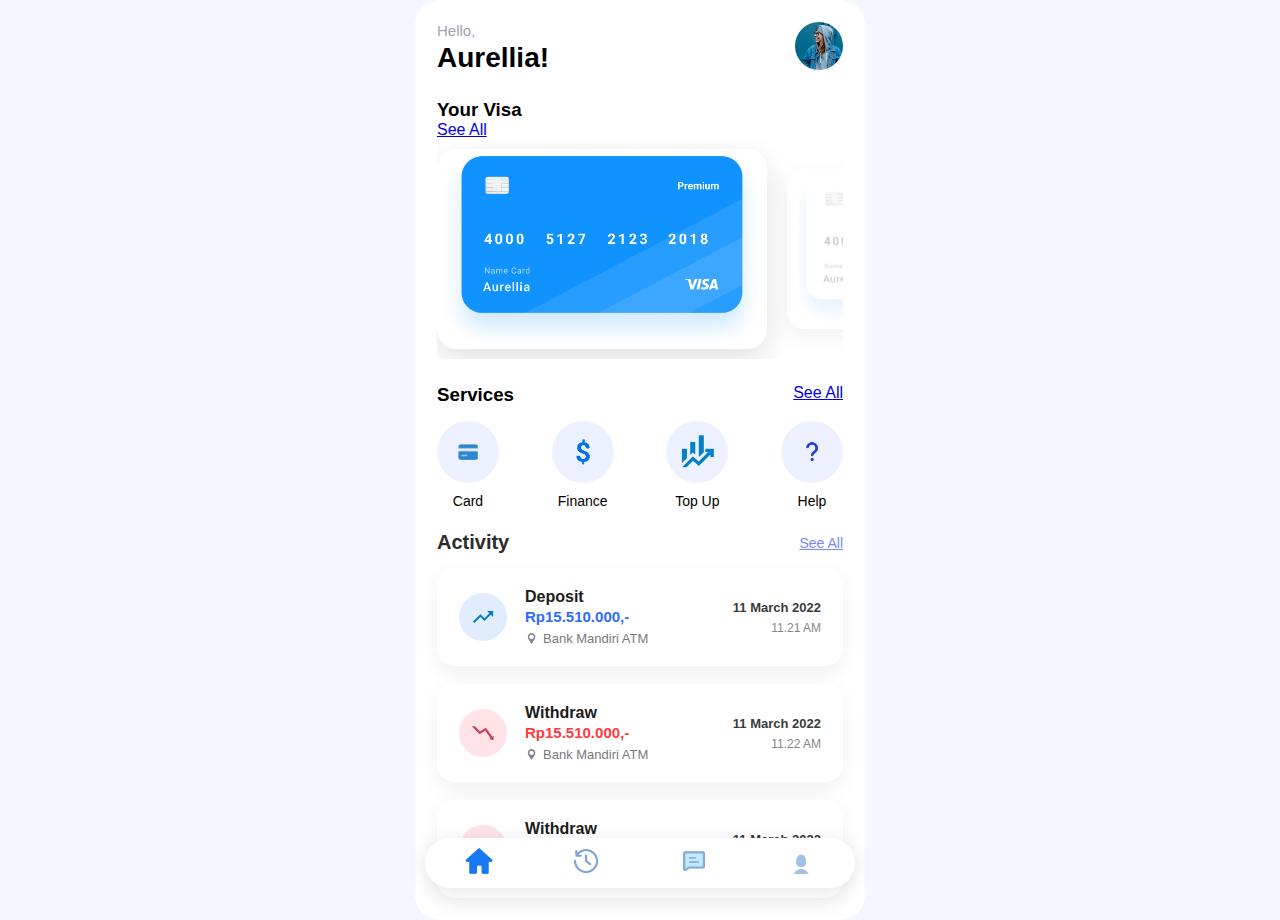
<file: index.html>
<!DOCTYPE html>
<html lang="en">
  <head>
    <meta charset="UTF-8" />
    <meta name="viewport" content="width=device-width, initial-scale=1.0" />
    <title>Dashboard - Aurellia</title>

    <link rel="stylesheet" href="style.css" />
    <script src="https://code.jquery.com/jquery-3.6.0.min.js"></script>
  </head>

  <body>
    <div class="screen">
      <!-- HEADER -->
      <header class="header">
        <div>
          <p class="small-text">Hello,</p>
          <h2 class="name">Aurellia!</h2>
        </div>

        <div class="profile">
          <img src="assets/profile.png" alt="Profile" />
        </div>
      </header>

      <!-- VISA SECTION -->
      <section class="visa-section">
        <div class="visa-title">
          <h3>Your Visa</h3>
          <a href="#">See All</a>
        </div>

        <div class="visa-scroll">
          <div class="visa-card">
            <img src="assets/card.png" class="visa-img" alt="Visa Card" />
          </div>

          <div class="visa-card small">
            <img src="assets/card2.png" class="visa-img" alt="Visa Card" />
          </div>
        </div>
      </section>

      <!-- SERVICES -->
      <section class="services-section">
        <div class="services-header">
          <h3>Services</h3>
          <a href="#">See All</a>
        </div>

        <div class="services">
          <div class="service">
            <div class="service-icon"><img src="assets/cardicon.png" /></div>
            <p>Card</p>
          </div>

          <div class="service">
            <div class="service-icon">
              <img src="assets/dolaricon.png" />
            </div>
            <p>Finance</p>
          </div>

          <div class="service">
            <div class="service-icon"><img src="assets/topupicon.png" /></div>
            <p>Top Up</p>
          </div>

          <div class="service">
            <div class="service-icon"><img src="assets/helpicon.png" /></div>
            <p>Help</p>
          </div>
        </div>
      </section>

      <!-- ACTIVITY -->
      <section class="activity-section">
        <div class="activity-header">
          <h4>Activity</h4>
          <a href="#">See All</a>
        </div>

        <div id="activity-list" class="activity-list"></div>
      </section>
    </div>

    <div class="app-container">
      <!-- semua konten kamu -->
      <div id="activity-list"></div>

      <!-- bottom nav -->
      <nav class="bottom-nav">
        <a class="nav-item active" data-page="home">
          <img src="assets/home.png" class="nav-icon" />
        </a>
        <a class="nav-item" data-page="history">
          <img src="assets/time.png" class="nav-icon" />
        </a>
        <a class="nav-item" data-page="chat">
          <img src="assets/message.png" class="nav-icon" />
        </a>
        <a class="nav-item" data-page="profile">
          <img src="assets/profil.png" class="nav-icon" />
        </a>
      </nav>
    </div>

    <script src="script.js"></script>
  </body>
</html>
</file>
<file: style.css>
/* reset */
.main-content {
  padding-bottom: 110px; /* agar content tidak ketimpa tombol */
}

* {
  margin: 0;
  padding: 0;
  box-sizing: border-box;
  font-family: "Inter", sans-serif;
}

body {
  background: #f4f7ff;
}

/* layout layar */
.screen {
  width: 100%;
  max-width: 450px;
  margin: auto;
  padding: 22px;
  background: #fff;
  border-radius: 25px;
}

/* ========================= HEADER ========================= */
.header {
  display: flex;
  justify-content: space-between;
  align-items: center;
  margin-bottom: 25px;
}

.small-text {
  font-size: 15px;
  color: #a0a3b0;
}

.name {
  font-size: 28px;
  font-weight: 700;
  margin-top: 3px;
}

.profile img {
  width: 48px;
  height: 48px;
  border-radius: 50%;
  object-fit: cover;
}

/* ========================= VISA CARD ========================= */

/* container scroll */
.visa-scroll {
  display: flex;
  gap: 20px;
  overflow-x: auto;
  padding: 10px 2px;
  scroll-snap-type: x mandatory;
}

.visa-scroll::-webkit-scrollbar {
  display: none;
}

/* kartu utama */
.visa-card {
  min-width: 330px;
  height: 200px;
  border-radius: 20px;
  overflow: hidden;
  flex-shrink: 0;
  scroll-snap-align: start;
  box-shadow: 0 10px 30px rgba(0, 0, 0, 0.12);
}

.visa-card img {
  width: 100%;
  height: 100%;
  object-fit: cover; /* biar GAK ketarik */
  display: block;
}

/* kartu kecil di belakang */
.visa-card.small {
  min-width: 260px; /* sedikit lebih kecil */
  height: 160px; /* proporsional */
  border-radius: 18px;
  opacity: 0.55; /* efek jauh */
  transform: translateY(20px); /* sedikit turun biar tampak belakang */
  box-shadow: 0 8px 25px rgba(0, 0, 0, 0.1);
}

/* ========================= SERVICES ========================= */
.services-header {
  display: flex;
  justify-content: space-between;
  margin: 25px 0 15px;
}

.services {
  display: flex;
  justify-content: space-between;
}

.service {
  text-align: center;
}

.service-icon {
  width: 62px;
  height: 62px;
  border-radius: 50%;
  background: rgba(135, 159, 255, 0.15);
  display: flex;
  justify-content: center;
  align-items: center;
  margin: auto;
}

.service-icon img {
  width: 40px;
}

.service p {
  margin-top: 10px;
  font-size: 14px;
  font-weight: 500;
}
/* ========================= ACTIVITY ========================= */

.activity-header {
  display: flex;
  justify-content: space-between;
  align-items: center;
  margin: 22px 0 14px;
}

.activity-header h4 {
  font-size: 20px;
  font-weight: 700;
  color: #2b2b2b;
}

.activity-header a {
  font-size: 14px;
  font-weight: 500;
  color: #7b89f7;
}

/* LIST */
.activity-list {
  display: flex;
  flex-direction: column;
  gap: 18px;
}

/* ====== CARD ====== */
.activity-item {
  background: #ffffff;
  border-radius: 18px;
  padding: 20px 22px;
  display: flex;
  justify-content: space-between;
  align-items: center;

  /* iOS Shadow */
  box-shadow: 0 8px 22px rgba(0, 0, 0, 0.06);
}

/* ====== LEFT SIDE ====== */
.activity-left {
  display: flex;
  align-items: center;
  gap: 18px;
}

/* Bulat icon */
.activity-icon {
  width: 48px;
  height: 48px;
  border-radius: 50%;
  display: flex;
  justify-content: center;
  align-items: center;
}

.activity-icon img {
  width: 24px;
}

/* Soft blue = deposit */
.activity-icon.blue {
  background: rgba(55, 125, 255, 0.15);
}

/* Soft red = withdraw */
.activity-icon.red {
  background: rgba(255, 70, 90, 0.15);
}

/* ====== LEFT TEXT ====== */
.activity-info h5 {
  font-size: 16px;
  font-weight: 600;
  color: #1b1b1b;
  margin-bottom: 2px;
}

/* Amount text */
.amount-blue {
  color: #2f6bff;
  font-size: 15px;
  font-weight: 600;
}

.amount-red {
  color: #ff3b3b;
  font-size: 15px;
  font-weight: 600;
}

/* Location */
.activity-info .location {
  margin-top: 6px;
  font-size: 13px;
  color: #7a7a7a;
  display: flex;
  align-items: center;
  gap: 5px;
}

.location img {
  width: 13px;
  opacity: 0.85;
}

/* ====== RIGHT SIDE ====== */
.activity-right {
  text-align: right;
}

.activity-right .date {
  font-size: 13px;
  font-weight: 600;
  color: #3b3b3b;
}

.activity-right .time {
  font-size: 12px;
  margin-top: 6px;
  color: #868686;
}

.bottom-nav {
  position: fixed;
  bottom: 12px;
  left: 50%;
  transform: translateX(-50%);

  width: 92%;
  max-width: 430px;

  background: #fff !important; 
  border-radius: 26px;
  padding: 10px 0;

  display: flex;
  justify-content: space-around;

  box-shadow: 0 4px 20px rgba(0,0,0,0.10);

  z-index: 9999;
  backdrop-filter: none !important;
  -webkit-backdrop-filter: none !important;
}

.nav-item {
  flex: 1;
  text-align: center;
}

.nav-icon {
  width: 26px;
  height: 26px;
  opacity: 0.5;
  transition: 0.2s;
}

.nav-item.active .nav-icon {
  opacity: 1;
  transform: scale(1.12);
}

.app-page {
  max-width: 430px;
  margin: 0 auto;
  padding-bottom: 90px;
  background: transparent;
}
</file>
